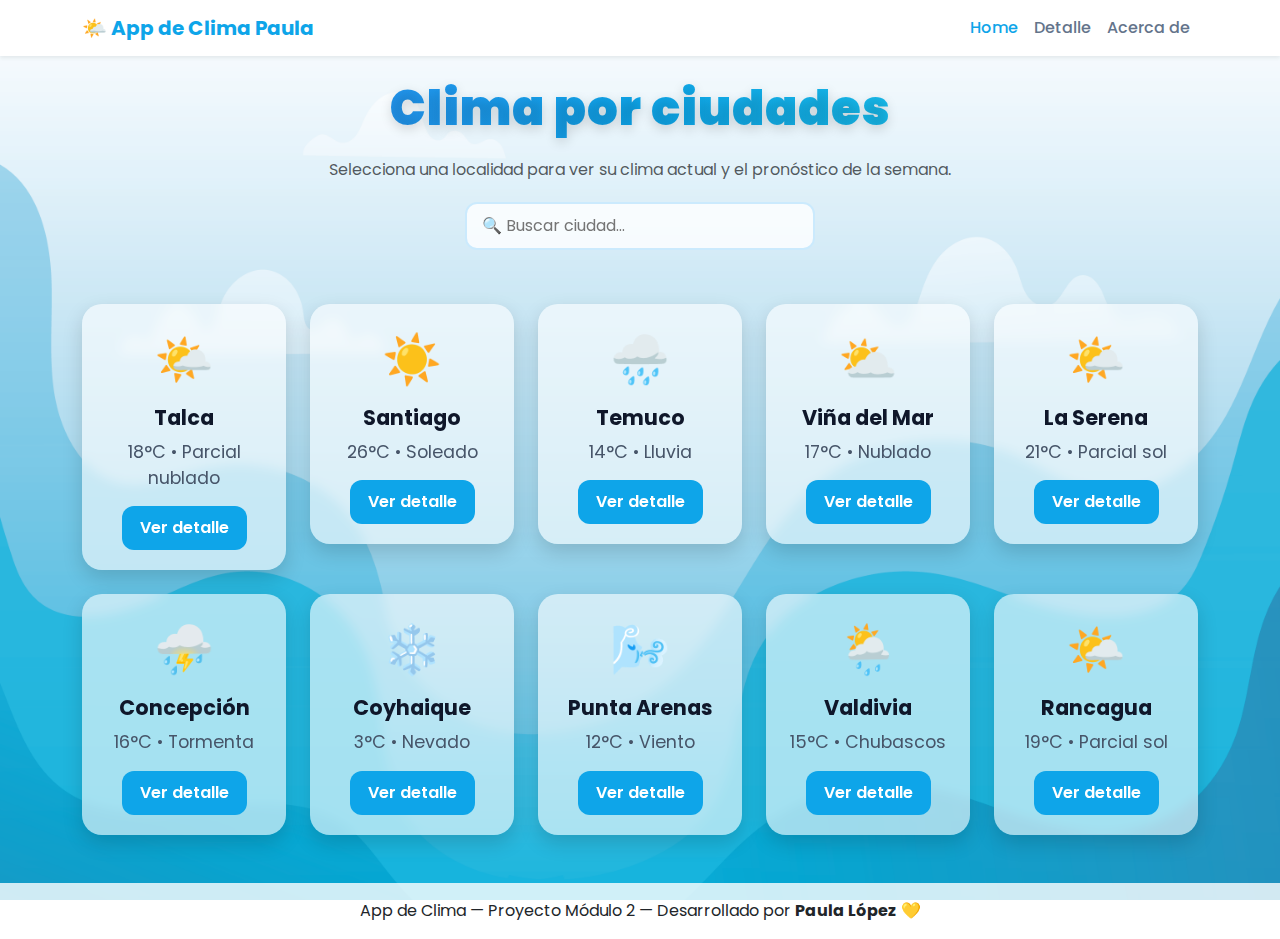
<file: index.html>
<!DOCTYPE html>
<html lang="es">
<head>
    <meta charset="UTF-8">
    <meta name="viewport" content="width=device-width, initial-scale=1.0">
    <title>App de Clima - Paula López</title>

    <!-- Google Font -->
    <link href="https://fonts.googleapis.com/css2?family=Poppins:wght@400;600;700;900&display=swap" rel="stylesheet">

    <!-- Bootstrap -->
    <link href="https://cdn.jsdelivr.net/npm/bootstrap@5.3.3/dist/css/bootstrap.min.css" rel="stylesheet">

    <!-- Estilos -->
    <link rel="stylesheet" href="assets/css/style.css">
</head>
<body>

<!-- NAVBAR -->
<nav class="navbar navbar-expand-lg bg-white shadow-sm">
    <div class="container">
        <a class="navbar-brand" href="index.html">🌤️ App de Clima Paula</a>

        <button class="navbar-toggler" type="button" data-bs-toggle="collapse" data-bs-target="#navbarNav">
            <span class="navbar-toggler-icon"></span>
        </button>

        <div class="collapse navbar-collapse justify-content-end" id="navbarNav">
            <ul class="navbar-nav ms-auto">
                <li class="nav-item"><a class="nav-link active" href="index.html">Home</a></li>
                <li class="nav-item"><a class="nav-link" href="detalle.html">Detalle</a></li>
                <li class="nav-item"><a class="nav-link" href="#">Acerca de</a></li>
            </ul>
        </div>
    </div>
</nav>

<!-- TÍTULO -->
<div class="container text-center mt-4">
    <h1 class="main-title">Clima por ciudades</h1>
    <p class="text-muted">Selecciona una localidad para ver su clima actual y el pronóstico de la semana.</p>
</div>

<!-- BUSCADOR -->
<div class="buscador-wrapper">
    <input 
        type="text" 
        id="buscador" 
        class="buscador-input"
        placeholder="🔍 Buscar ciudad...">
</div>

<!-- TARJETAS DE CIUDADES (CENTRADAS) -->
<div class="container">
    <div id="contenedor-cards" 
         class="row row-cols-1 row-cols-sm-2 row-cols-md-3 row-cols-lg-4 row-cols-xl-5 g-4 justify-content-center mt-4">

        <!-- 1 - Talca -->
        <div class="col">
            <div class="card-clima">
                <div class="icono-clima">🌤️</div>
                <h3 class="nombre-ciudad">Talca</h3>
                <p class="temperatura">18°C • Parcial nublado</p>
                <button class="btn-detalle">Ver detalle</button>
            </div>
        </div>

        <!-- 2 - Santiago -->
        <div class="col">
            <div class="card-clima">
                <div class="icono-clima">☀️</div>
                <h3 class="nombre-ciudad">Santiago</h3>
                <p class="temperatura">26°C • Soleado</p>
                <button class="btn-detalle">Ver detalle</button>
            </div>
        </div>

        <!-- 3 - Temuco -->
        <div class="col">
            <div class="card-clima">
                <div class="icono-clima">🌧️</div>
                <h3 class="nombre-ciudad">Temuco</h3>
                <p class="temperatura">14°C • Lluvia</p>
                <button class="btn-detalle">Ver detalle</button>
            </div>
        </div>

        <!-- 4 - Viña del Mar -->
        <div class="col">
            <div class="card-clima">
                <div class="icono-clima">⛅</div>
                <h3 class="nombre-ciudad">Viña del Mar</h3>
                <p class="temperatura">17°C • Nublado</p>
                <button class="btn-detalle">Ver detalle</button>
            </div>
        </div>

        <!-- 5 - La Serena -->
        <div class="col">
            <div class="card-clima">
                <div class="icono-clima">🌤️</div>
                <h3 class="nombre-ciudad">La Serena</h3>
                <p class="temperatura">21°C • Parcial sol</p>
                <button class="btn-detalle">Ver detalle</button>
            </div>
        </div>

        <!-- 6 - Concepción -->
        <div class="col">
            <div class="card-clima">
                <div class="icono-clima">⛈️</div>
                <h3 class="nombre-ciudad">Concepción</h3>
                <p class="temperatura">16°C • Tormenta</p>
                <button class="btn-detalle">Ver detalle</button>
            </div>
        </div>

        <!-- 7 - Coyhaique -->
        <div class="col">
            <div class="card-clima">
                <div class="icono-clima">❄️</div>
                <h3 class="nombre-ciudad">Coyhaique</h3>
                <p class="temperatura">3°C • Nevado</p>
                <button class="btn-detalle">Ver detalle</button>
            </div>
        </div>

        <!-- 8 - Punta Arenas -->
        <div class="col">
            <div class="card-clima">
                <div class="icono-clima">🌬️</div>
                <h3 class="nombre-ciudad">Punta Arenas</h3>
                <p class="temperatura">12°C • Viento</p>
                <button class="btn-detalle">Ver detalle</button>
            </div>
        </div>

        <!-- 9 - Valdivia -->
        <div class="col">
            <div class="card-clima">
                <div class="icono-clima">🌦️</div>
                <h3 class="nombre-ciudad">Valdivia</h3>
                <p class="temperatura">15°C • Chubascos</p>
                <button class="btn-detalle">Ver detalle</button>
            </div>
        </div>

        <!-- 10 - Rancagua -->
        <div class="col">
            <div class="card-clima">
                <div class="icono-clima">🌤️</div>
                <h3 class="nombre-ciudad">Rancagua</h3>
                <p class="temperatura">19°C • Parcial sol</p>
                <button class="btn-detalle">Ver detalle</button>
            </div>
        </div>

    </div>
</div>

<!-- FOOTER -->
<footer class="text-center mt-5 py-3">
    <p class="m-0">App de Clima — Proyecto Módulo 2 — Desarrollado por <strong>Paula López</strong> 💛</p>
</footer>

<!-- JS -->
<script src="assets/js/app.js"></script>

</body>
</html>
</file>
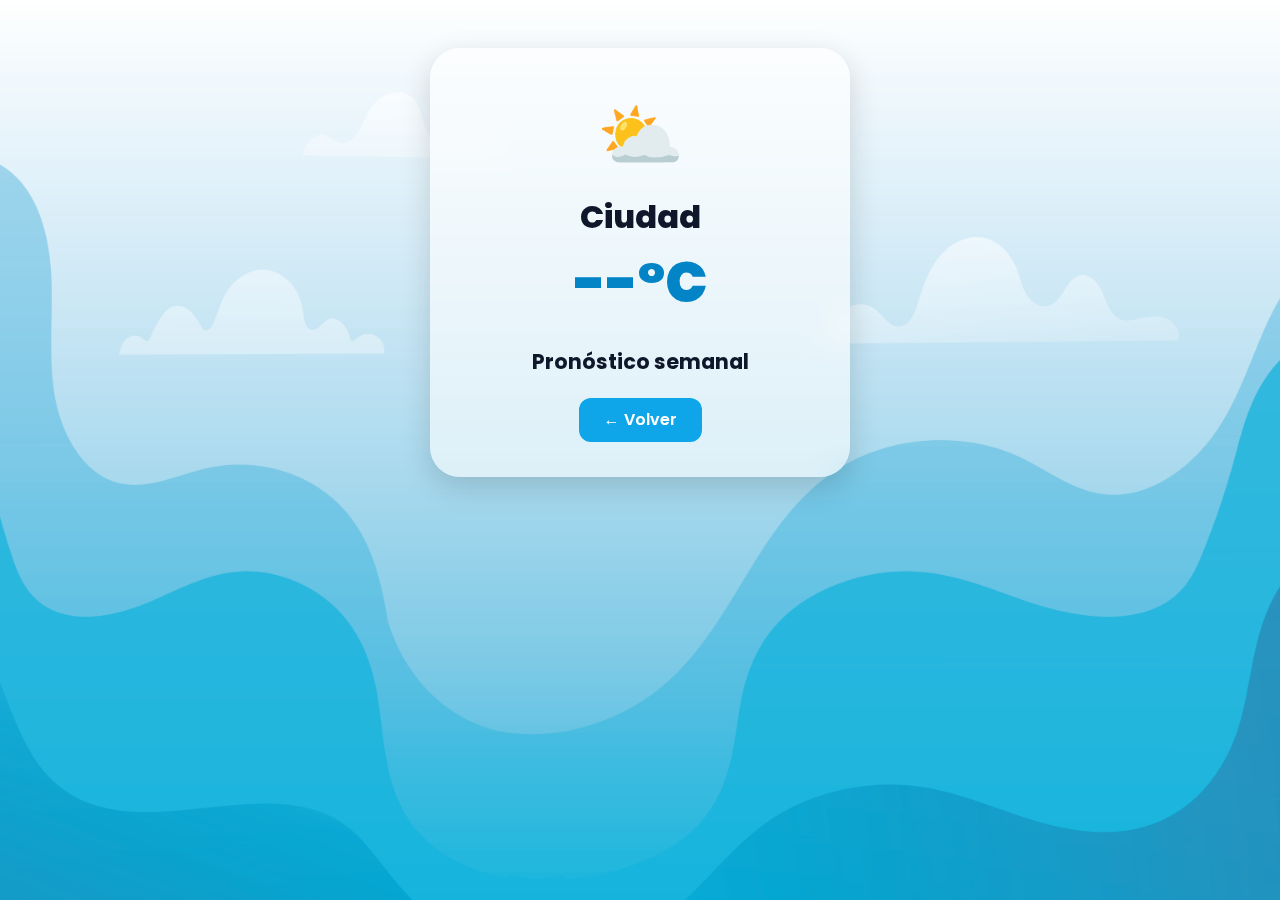
<file: detalle.html>
<!DOCTYPE html>
<html lang="es">
<head>
    <meta charset="UTF-8">
    <meta name="viewport" content="width=device-width, initial-scale=1.0">
    <title>Detalle del clima</title>

    <!-- Google Font -->
    <link href="https://fonts.googleapis.com/css2?family=Poppins:wght@400;600;700;900&display=swap" rel="stylesheet">

    <!-- Bootstrap -->
    <link 
        href="https://cdn.jsdelivr.net/npm/bootstrap@5.3.3/dist/css/bootstrap.min.css" 
        rel="stylesheet">

    <!-- Estilos -->
    <link rel="stylesheet" href="assets/css/style.css">
</head>
<body>

    <div class="container py-5">
        
        <!-- TARJETA PRINCIPAL -->
        <div class="tarjeta-detalle mx-auto">

            <div class="icono-detalle">⛅</div>

            <h1 class="ciudad-detalle">Ciudad</h1>

            <div class="temp-detalle">--°C</div>

            <div class="info-extra">
                <!-- JS rellena aquí -->
            </div>

            <h3 class="subtitulo">Pronóstico semanal</h3>

            <div class="row row-cols-2 row-cols-md-4 g-3">
                <!-- JS insertará aquí las mini-cards -->
            </div>

            <a href="index.html" class="btn-volver mt-4">← Volver</a>

        </div>

    </div>

<script src="assets/js/data.js"></script>
<script src="assets/js/detalle.js"></script>

</body>
</html>
</file>
<file: assets/css/style.css>
/* ------------------------- */
/*     FONDO CON ONDAS      */
/* ------------------------- */
body {
    font-family: 'Poppins', sans-serif;
    background: url('../img/fondo1.png');
    background-size: cover;
    background-position: center;
    background-attachment: fixed;
    margin: 0;
    padding: 0;
}


/* ------------------------- */
/*     TÍTULO PRINCIPAL     */
/* ------------------------- */
.main-title {
    font-size: 3rem;
    font-weight: 900;
    text-align: center;
    background: linear-gradient(90deg, #3b82f6, #0ea5e9, #22d3ee);
    -webkit-background-clip: text;
    color: transparent;
    text-shadow: 0px 4px 12px rgba(0, 0, 0, 0.15);
    letter-spacing: 1px;
    margin-bottom: 20px;
}

/* ------------------------- */
/*         NAVBAR            */
/* ------------------------- */
.navbar-brand {
    color: #0ea5e9 !important;
    font-weight: 700;
}

.nav-link {
    color: #64748b !important;
    font-weight: 500;
}

.nav-link.active,
.nav-link:hover {
    color: #0ea5e9 !important;
}

/* ------------------------- */
/*         BOTÓN PASTEL      */
/* ------------------------- */
.btn-pastel {
    background-color: #f9a8d4;
    color: white;
    border-radius: 10px;
    font-weight: bold;
    transition: 0.2s;
}

.btn-pastel:hover {
    background-color: #ec4899;
}

/* ------------------------- */
/*         FOOTER            */
/* ------------------------- */
footer {
    background: rgba(255, 255, 255, 0.8);
}

/* ============================= */
/*         CARDS CLIMA UI/UX     */
/* ============================= */

.card-clima {
    border: none;
    border-radius: 20px;
    padding: 20px;
    text-align: center;
    backdrop-filter: blur(6px);
    background: rgba(255, 255, 255, 0.6);
    box-shadow: 0 8px 20px rgba(0,0,0,0.15);
    transition: transform .2s ease, box-shadow .2s ease;
}

.card-clima:hover {
    transform: translateY(-6px);
    box-shadow: 0 12px 28px rgba(0,0,0,0.22);
}

.icono-clima {
    font-size: 48px;
    margin-bottom: 10px;
    color: #0ea5e9;
}

.nombre-ciudad {
    font-size: 1.3rem;
    font-weight: 700;
    color: #0f172a;
}

.temperatura {
    font-size: 1.1rem;
    color: #475569;
    margin-bottom: 15px;
}

.btn-detalle {
    background: #0ea5e9;
    border: none;
    color: white;
    padding: 10px 18px;
    border-radius: 12px;
    font-weight: 600;
    transition: 0.2s;
}

.btn-detalle:hover {
    background: #0284c7;
}

/* =============================== */
/*      TARJETA DETALLE UI/UX      */
/* =============================== */

.tarjeta-detalle {
    max-width: 420px;
    background: rgba(255, 255, 255, 0.6);
    backdrop-filter: blur(12px);
    border-radius: 30px;
    padding: 35px;
    text-align: center;
    box-shadow: 0 10px 30px rgba(0,0,0,0.15);
}

/* Icono grande */
.icono-detalle {
    font-size: 70px;
    margin-bottom: 10px;
}

/* Ciudad */
.ciudad-detalle {
    font-size: 2rem;
    font-weight: 800;
    margin-bottom: 5px;
    color: #0f172a;
}

/* Temperatura grande */
.temp-detalle {
    font-size: 3.5rem;
    font-weight: 900;
    color: #0284c7;
    margin-bottom: 20px;
}

/* Info adicional */
.info-extra p {
    font-size: 1rem;
    margin: 0;
    color: #475569;
    font-weight: 500;
}

/* Subtítulo */
.subtitulo {
    font-size: 1.3rem;
    font-weight: 700;
    margin-top: 25px;
    margin-bottom: 15px;
    color: #0f172a;
}

/* Mini cards */
.mini-card {
    background: rgba(255, 255, 255, 0.55);
    border-radius: 18px;
    padding: 12px;
    box-shadow: 0 6px 15px rgba(0,0,0,0.10);
}

.dia {
    font-weight: 700;
    color: #0f172a;
}

.icono-mini {
    font-size: 28px;
    margin: 5px 0;
}

.temp-mini {
    font-size: 1rem;
    color: #475569;
}

/* Botón volver */
.btn-volver {
    display: inline-block;
    background: #0ea5e9;
    color: white;
    padding: 10px 25px;
    border-radius: 12px;
    text-decoration: none;
    font-weight: 600;
    transition: 0.2s;
}

.btn-volver:hover {
    background: #0284c7;
}

.buscador-wrapper {
    width: 100%;
    display: flex;
    justify-content: center;
    margin: 20px 0 30px 0;
}

.buscador-input {
    width: 350px;
    max-width: 90%;
    border-radius: 12px;
    padding: 10px 15px;
    border: 2px solid #cbeafd;
    background: #ffffffcc;
    backdrop-filter: blur(4px);
    font-family: 'Poppins', sans-serif;
    transition: 0.2s ease;
}

.buscador-input:focus {
    border-color: #52b7ff;
    box-shadow: 0 0 10px #52b7ff55;
    outline: none;
}

/* Centrado de tarjetas al filtrar */
.contenedor-ciudades {
    display: flex;
    flex-wrap: wrap;
    justify-content: center;      /* Centra horizontalmente */
    align-items: flex-start;      /* Alinea arriba */
    gap: 25px;                    /* Separa tarjetas de forma uniforme */
}

/* CENTRAR LA CARD CUANDO SOLO QUEDA UNA FILTRADA */
#contenedor-cards .card-clima {
    margin-left: auto;
    margin-right: auto;
}
</file>
